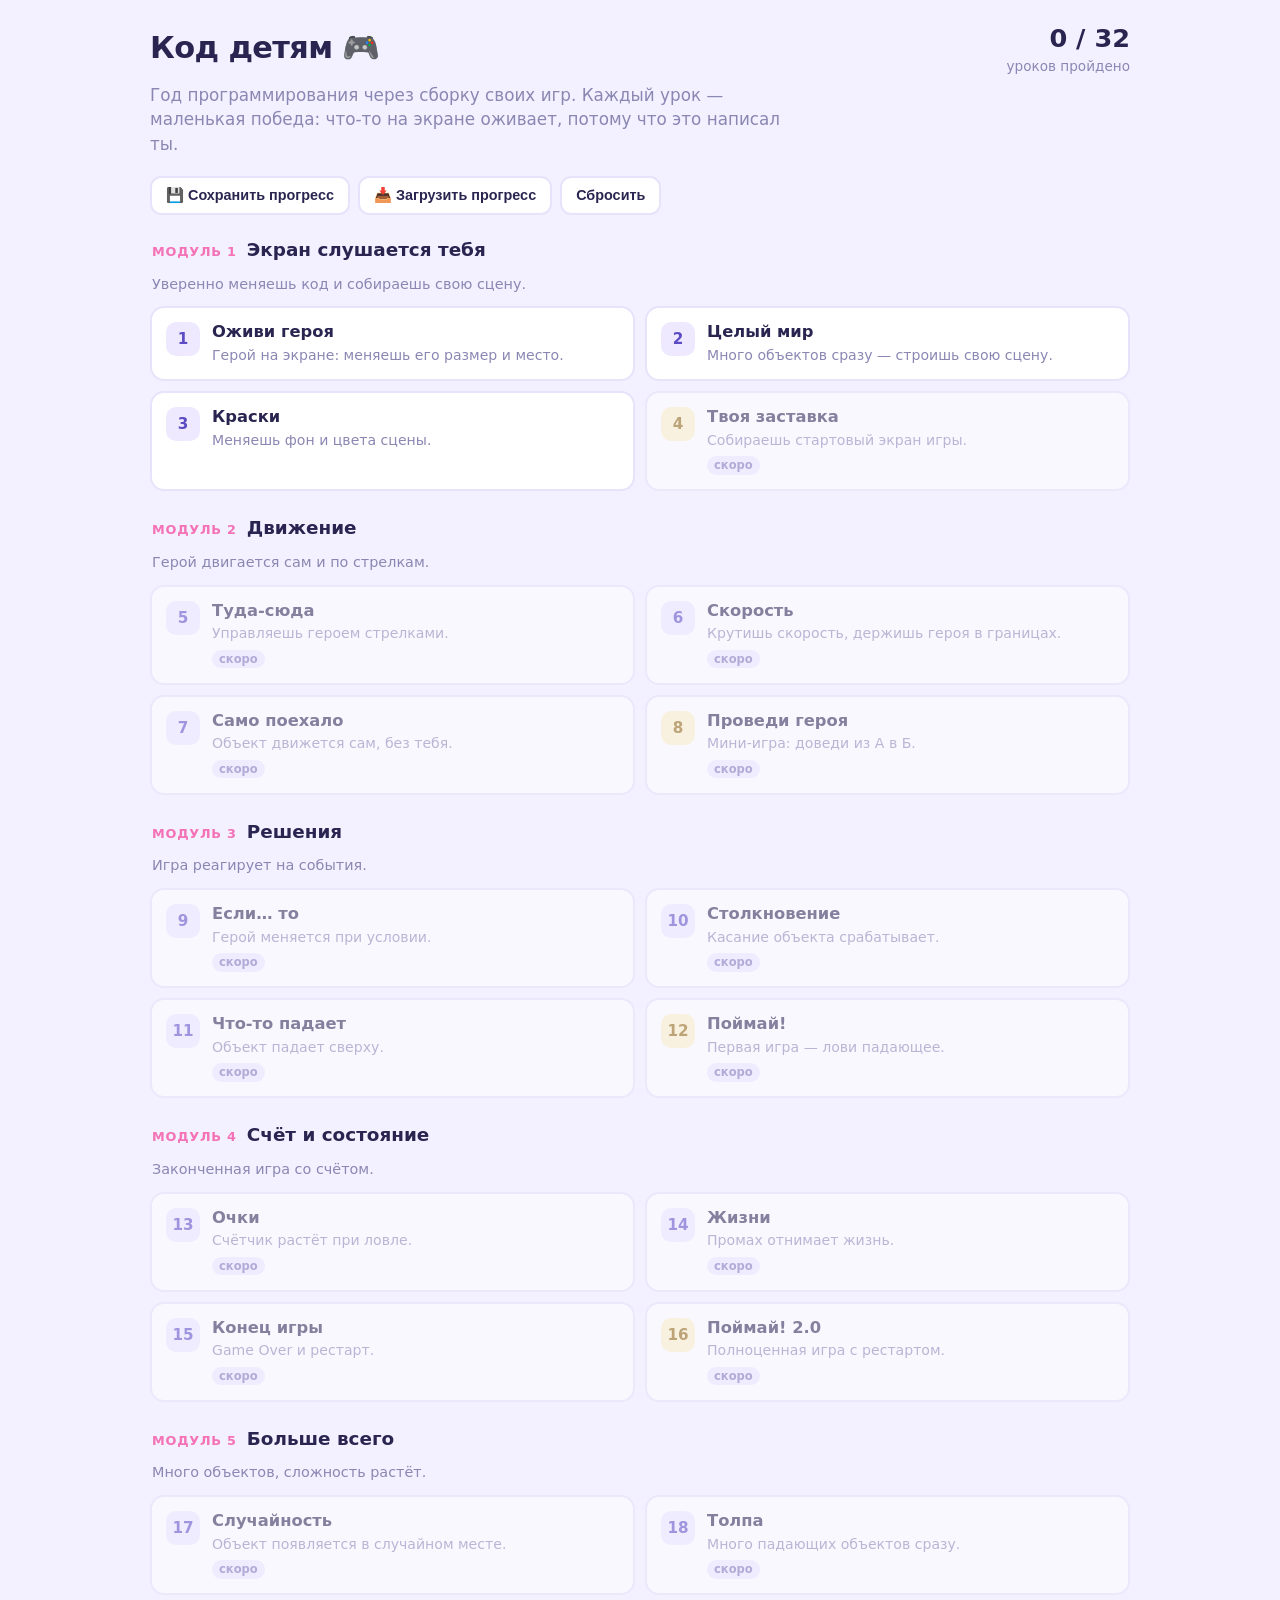
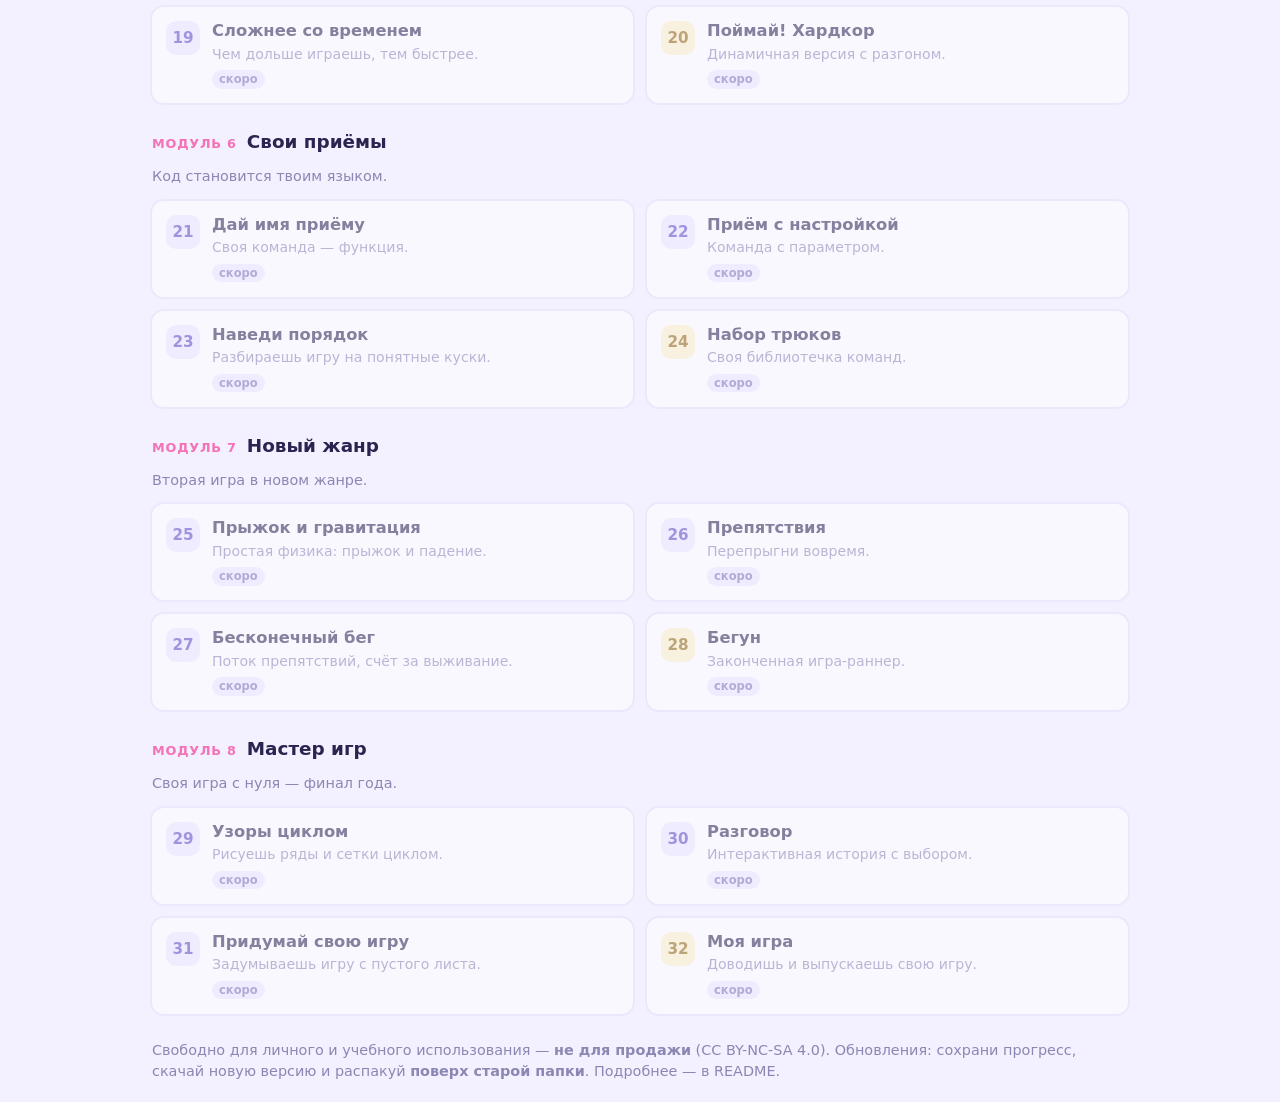
<file: index.html>
<!DOCTYPE html>
<html lang="ru">
<head>
<meta charset="UTF-8">
<meta name="viewport" content="width=device-width, initial-scale=1.0">
<title>Код детям — учимся программировать, делая игры</title>
<link rel="stylesheet" href="shared/styles.css">
</head>
<body>
<div class="обёртка">

  <div class="баннер" id="баннер">
    <b>Вышло обновление курса!</b>
    <span id="баннер-текст"></span>
    <a id="баннер-ссылка" href="#" target="_blank" rel="noopener">Скачать новую версию</a>
  </div>

  <div class="шапка-гл">
    <div>
      <h1 class="лого">Код детям 🎮</h1>
    </div>
    <div class="сводка">
      <div class="бол"><span id="сделано">0</span> / <span id="всего">0</span></div>
      <div class="мел">уроков пройдено</div>
    </div>
  </div>
  <p class="подзаголовок">Год программирования через сборку своих игр. Каждый урок — маленькая победа: что-то на экране оживает, потому что это написал ты.</p>

  <div class="панель-прогресса">
    <button id="сохранить">💾 Сохранить прогресс</button>
    <button id="загрузить">📥 Загрузить прогресс</button>
    <button id="сбросить" class="опасно">Сбросить</button>
    <input type="file" id="файл-прогресса" accept="application/json,.json" hidden>
  </div>

  <div id="программа"></div>

  <footer>
    Свободно для личного и учебного использования — <b>не для продажи</b> (CC BY-NC-SA 4.0).
    Обновления: сохрани прогресс, скачай новую версию и распакуй <b>поверх старой папки</b>. Подробнее — в README.
  </footer>
</div>

<script src="shared/curriculum.js"></script>
<script>
(function () {
  "use strict";
  var КЛЮЧ = "kod-detyam:progress";
  function прогресс() { try { return JSON.parse(localStorage.getItem(КЛЮЧ) || "{}"); } catch (e) { return {}; } }
  function сохранить(p) { try { localStorage.setItem(КЛЮЧ, JSON.stringify(p)); } catch (e) {} }

  var программа = document.getElementById("программа");

  function отрисовать() {
    var p = прогресс();
    var сделано = 0, всего = 0;
    var html = "";
    КУРС.модули.forEach(function (м, mi) {
      html += '<div class="модуль">';
      html += '<div class="модуль-шапка"><span class="модуль-номер">МОДУЛЬ ' + (mi + 1) + '</span><h2 class="модуль-название">' + м.название + '</h2></div>';
      html += '<p class="модуль-итог">' + м.итог + '</p>';
      html += '<div class="уроки">';
      м.уроки.forEach(function (u) {
        всего++;
        var сделан = p[u.номер] && p[u.номер].готов;
        if (сделан) сделано++;
        var классы = "карточка" + (сделан ? " сделан" : "") + (u.проект ? " проект" : "") + (u.готов ? "" : " скоро");
        var значок = сделан ? "✓" : String(u.номер);
        var метка = "";
        if (сделан) метка = '<span class="метка готово-м">пройдено</span>';
        else if (!u.готов) метка = '<span class="метка скоро-м">скоро</span>';
        else if (u.проект) метка = '<span class="метка проект-м">🎯 проект</span>';
        var внутри =
          '<div class="значок-урока">' + значок + '</div>' +
          '<div><div class="урок-название">' + u.название + '</div>' +
          '<div class="урок-цель">' + u.цель + '</div>' + метка + '</div>';
        if (u.готов) html += '<a class="' + классы + '" href="lessons/' + u.файл + '">' + внутри + '</a>';
        else html += '<div class="' + классы + '">' + внутри + '</div>';
      });
      html += '</div></div>';
    });
    программа.innerHTML = html;
    document.getElementById("сделано").textContent = сделано;
    document.getElementById("всего").textContent = всего;
  }
  отрисовать();

  // --- экспорт / импорт / сброс прогресса ---
  document.getElementById("сохранить").addEventListener("click", function () {
    var данные = { тип: "kod-detyam-progress", версия: КУРС.версия, прогресс: прогресс() };
    var blob = new Blob([JSON.stringify(данные, null, 2)], { type: "application/json" });
    var a = document.createElement("a");
    a.href = URL.createObjectURL(blob); a.download = "progress.json"; a.click();
    setTimeout(function () { URL.revokeObjectURL(a.href); }, 1000);
  });
  document.getElementById("загрузить").addEventListener("click", function () { document.getElementById("файл-прогресса").click(); });
  document.getElementById("файл-прогресса").addEventListener("change", function (e) {
    var f = e.target.files[0]; if (!f) return;
    var r = new FileReader();
    r.onload = function () {
      try {
        var d = JSON.parse(r.result);
        var вх = d && d.прогресс ? d.прогресс : d;
        var cur = прогресс();
        Object.keys(вх).forEach(function (k) { if (вх[k] && вх[k].готов) cur[k] = вх[k]; });
        сохранить(cur); отрисовать();
        alert("Прогресс загружен ✅");
      } catch (err) { alert("Не получилось прочитать файл прогресса."); }
    };
    r.readAsText(f);
    e.target.value = "";
  });
  document.getElementById("сбросить").addEventListener("click", function () {
    if (confirm("Сбросить весь прогресс? Это нельзя отменить.\nСовет: сначала нажми «Сохранить прогресс».")) {
      localStorage.removeItem(КЛЮЧ); отрисовать();
    }
  });

  // --- проверка обновлений (если есть интернет; офлайн — молча) ---
  function больше(a, b) {
    var x = String(a).split("."), y = String(b).split(".");
    for (var i = 0; i < Math.max(x.length, y.length); i++) {
      var d = (parseInt(x[i], 10) || 0) - (parseInt(y[i], 10) || 0);
      if (d !== 0) return d > 0;
    }
    return false;
  }
  try {
    fetch(КУРС.проверкаОбновлений, { cache: "no-store" })
      .then(function (r) { return r.ok ? r.json() : null; })
      .then(function (v) {
        if (v && v.version && больше(v.version, КУРС.версия)) {
          document.getElementById("баннер-текст").textContent = "Версия " + v.version + " (у тебя " + КУРС.версия + ").";
          document.getElementById("баннер-ссылка").href = КУРС.архив;
          document.getElementById("баннер").classList.add("видна");
        }
      })
      .catch(function () {});
  } catch (e) {}
})();
</script>
</body>
</html>
</file>
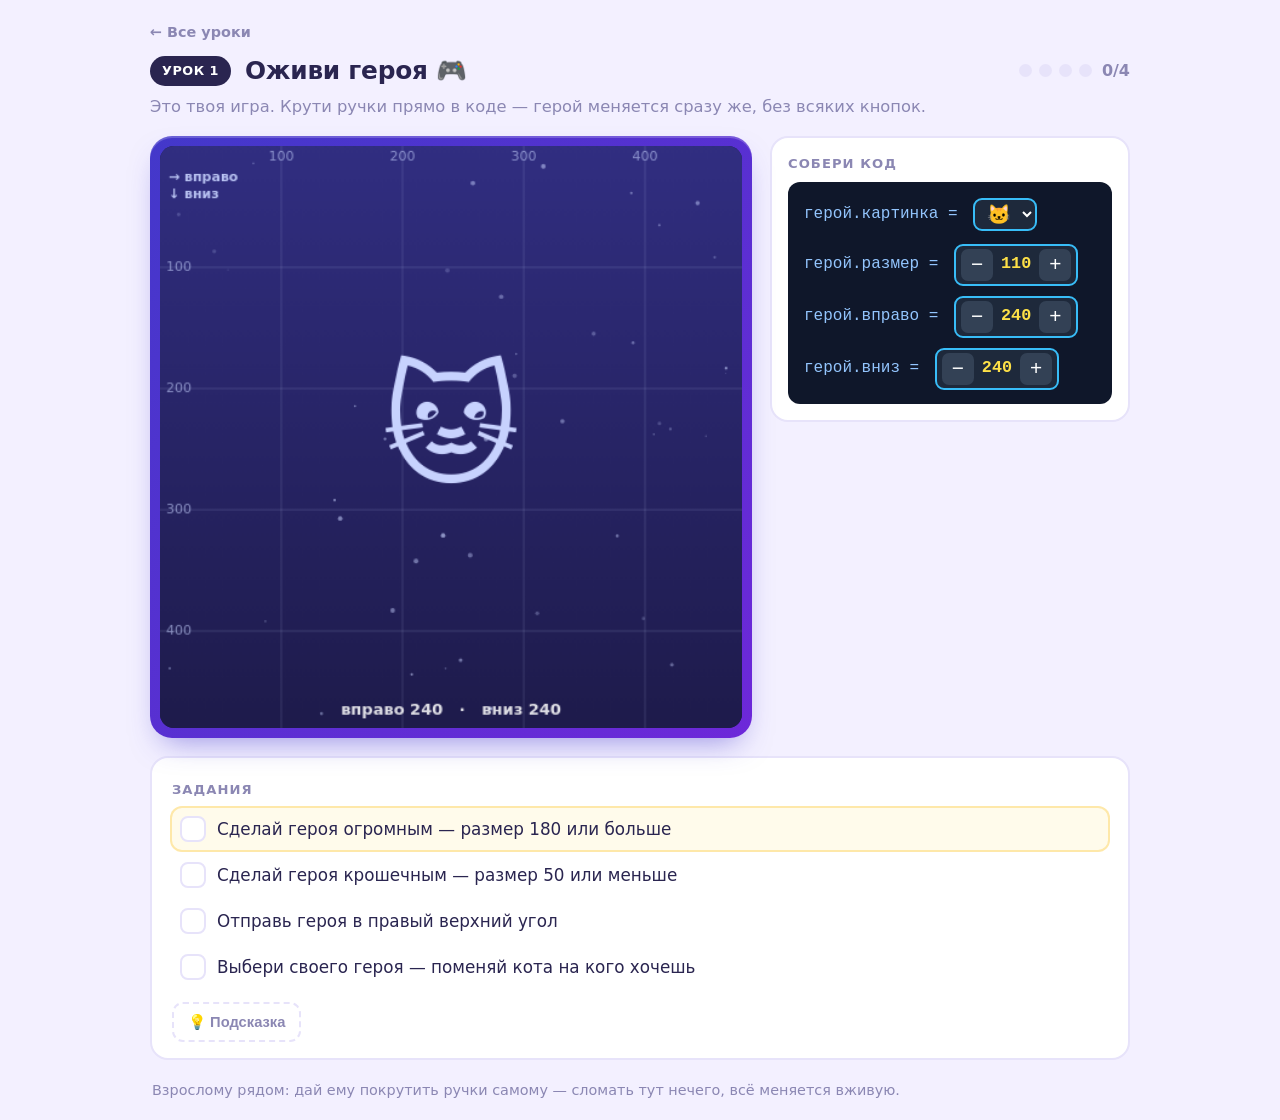
<file: lessons/01-ozhivi-geroya.html>
<!DOCTYPE html>
<html lang="ru">
<head>
<meta charset="UTF-8">
<meta name="viewport" content="width=device-width, initial-scale=1.0">
<title>Урок 1 · Оживи героя</title>
<link rel="stylesheet" href="../shared/styles.css">
</head>
<body>
<div id="урок"></div>

<script src="../shared/curriculum.js"></script>
<script src="../shared/engine.js"></script>
<script src="../shared/lesson.js"></script>
<script>
Урок.создать({
  номер: 1,
  значок: "🎮",
  интро: 'Это твоя игра. Крути ручки прямо в коде — герой меняется сразу же, без всяких кнопок.',
  сцена: { фон: "космос", линейка: "светлая" },
  строкиКода: [
    { текст: 'герой.картинка = ',
      слот: { ключ: "картинка", вид: "выбор", старт: "🐱",
              опции: ["🐱","🐶","🐉","🦖","🚀","⭐","🍎","🐠","🤖","👾","🐢","🦄"] } },
    { текст: 'герой.размер = ',
      слот: { ключ: "размер", вид: "число", старт: 110, мин: 20, макс: 300, шаг: 10 } },
    { текст: 'герой.вправо = ',
      слот: { ключ: "вправо", вид: "число", старт: 240, мин: 0, макс: 480, шаг: 10 } },
    { текст: 'герой.вниз = ',
      слот: { ключ: "вниз", вид: "число", старт: 240, мин: 0, макс: 480, шаг: 10 } }
  ],
  применить: function (мир, дв, з) {
    var г = { картинка: з.картинка, вправо: з.вправо, вниз: з.вниз, размер: з.размер };
    мир.очистить(); мир.добавить(г);
    return { герой: г };
  },
  читалка: function (а) {
    return "вправо " + Math.round(а.герой.вправо) + "   ·   вниз " + Math.round(а.герой.вниз);
  },
  задания: [
    { текст: "Сделай героя огромным — размер 180 или больше",
      подсказка: "Жми + у строки «размер», пока не станет 180 или больше.",
      проверка: function (м, а) { return Number(а.герой.размер) >= 180; } },
    { текст: "Сделай героя крошечным — размер 50 или меньше",
      подсказка: "Теперь жми − у «размера» до 50 или меньше.",
      проверка: function (м, а) { return Number(а.герой.размер) <= 50; } },
    { текст: "Отправь героя в правый верхний угол",
      подсказка: "«вправо» крути побольше (ближе к 480), «вниз» — поменьше (ближе к 0).",
      проверка: function (м, а) { return Number(а.герой.вправо) >= 330 && Number(а.герой.вниз) <= 150; } },
    { текст: "Выбери своего героя — поменяй кота на кого хочешь",
      подсказка: "Открой список у строки «картинка» и выбери дракона, ракету — кого хочешь!",
      проверка: function (м, а) { var v = String(а.герой.картинка).trim(); return v !== "🐱" && v !== ""; } }
  ],
  победа: {
    текст: "Ты запрограммировал своего первого героя.",
    подпись: "Дальше — герой начнёт двигаться сам."
  },
  футер: "Взрослому рядом: дай ему покрутить ручки самому — сломать тут нечего, всё меняется вживую."
});
</script>
</body>
</html>
</file>
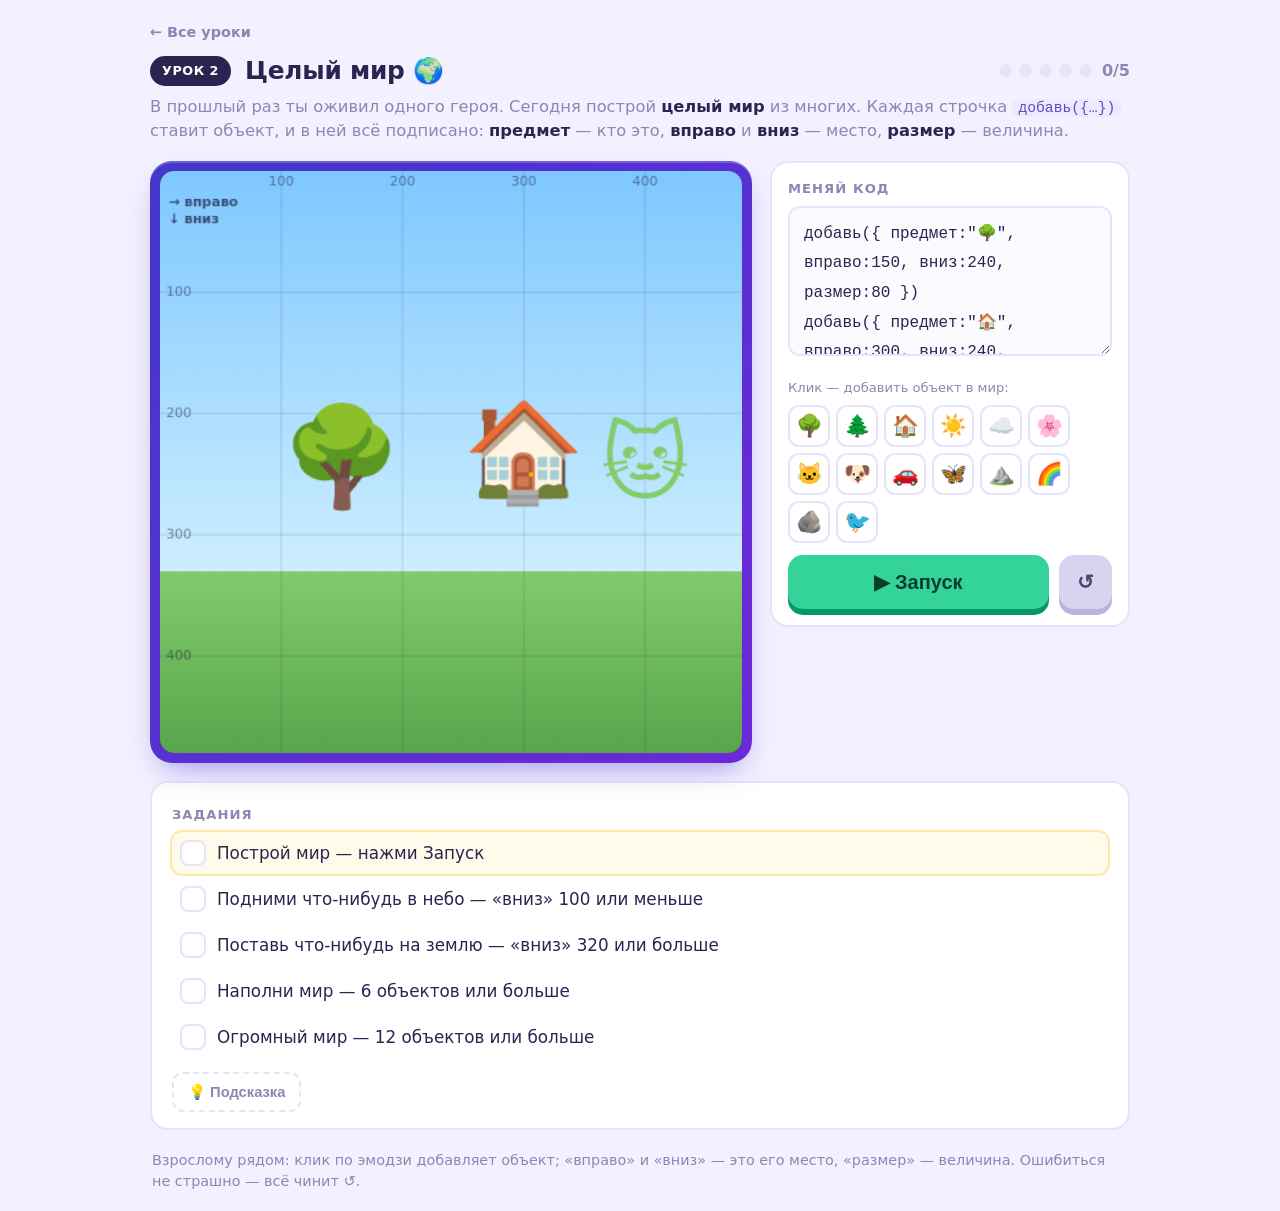
<file: lessons/02-tselyy-mir.html>
<!DOCTYPE html>
<html lang="ru">
<head>
<meta charset="UTF-8">
<meta name="viewport" content="width=device-width, initial-scale=1.0">
<title>Урок 2 · Целый мир</title>
<link rel="stylesheet" href="../shared/styles.css">
</head>
<body>
<div id="урок"></div>

<script src="../shared/curriculum.js"></script>
<script src="../shared/engine.js"></script>
<script src="../shared/lesson.js"></script>
<script>
Урок.создать({
  номер: 2,
  значок: "🌍",
  интро: 'В прошлый раз ты оживил одного героя. Сегодня построй <b>целый мир</b> из многих. Каждая строчка <code>добавь({…})</code> ставит объект, и в ней всё подписано: <b>предмет</b> — кто это, <b>вправо</b> и <b>вниз</b> — место, <b>размер</b> — величина.',
  сцена: { фон: "мир", линейка: "тёмная" },
  стартовыйКод:
    'добавь({ предмет:"🌳", вправо:150, вниз:240, размер:80 })\n' +
    'добавь({ предмет:"🏠", вправо:300, вниз:240, размер:80 })\n' +
    'добавь({ предмет:"🐱", вправо:400, вниз:250, размер:70 })',
  сборка: function (мир) {
    мир.очистить();
    function добавь(н) {
      н = н || {};
      мир.добавить({
        картинка: String(н.предмет !== undefined ? н.предмет : "❓"),
        вправо: Number(н.вправо) || 0,
        вниз: Number(н.вниз) || 0,
        размер: Math.max(6, Number(н.размер) || 40)
      });
    }
    return { добавь: добавь };
  },
  палитра: {
    подпись: "Клик — добавить объект в мир:",
    эмодзи: ["🌳","🌲","🏠","☀️","☁️","🌸","🐱","🐶","🚗","🦋","⛰️","🌈","🪨","🐦"],
    вставить: function (e, код) {
      var в = Math.round(40 + Math.random() * 400);
      var н = Math.round(70 + Math.random() * 300);
      var s = Math.round(50 + Math.random() * 30);
      var строка = 'добавь({ предмет:"' + e + '", вправо:' + в + ', вниз:' + н + ', размер:' + s + ' })';
      return (код.trim().length ? код.replace(/\s*$/, "") + "\n" : "") + строка;
    }
  },
  задания: [
    { текст: "Построй мир — нажми Запуск",
      подсказка: "Жми зелёную ▶ Запуск — увидишь свои объекты на экране.",
      проверка: function (м, а) { return true; } },
    { текст: "Подними что-нибудь в небо — «вниз» 100 или меньше",
      подсказка: "«вниз» — это высота. Маленькое = вверху (небо). Поставь вниз:60 (годится любое 100 и меньше).",
      проверка: function (м, а) { return м.объекты.some(function (o) { return o.вниз <= 100; }); } },
    { текст: "Поставь что-нибудь на землю — «вниз» 320 или больше",
      подсказка: "Большое «вниз» = внизу (земля). Поставь вниз:350 (годится любое 320 и больше).",
      проверка: function (м, а) { return м.объекты.some(function (o) { return o.вниз >= 320; }); } },
    { текст: "Наполни мир — 6 объектов или больше",
      подсказка: "Кликай по эмодзи снизу — каждый клик добавляет объект. Или скопируй строчку добавь({…}).",
      проверка: function (м, а) { return м.объекты.length >= 6; } },
    { текст: "Огромный мир — 12 объектов или больше",
      подсказка: "Ещё! Накликай или накопируй объектов, пока их не станет 12.",
      проверка: function (м, а) { return м.объекты.length >= 12; } }
  ],
  победа: {
    текст: function (м, а) { return "Ты построил целый мир из " + м.объекты.length + " объектов."; },
    подпись: "Дальше — раскрасишь его в свои цвета."
  },
  футер: "Взрослому рядом: клик по эмодзи добавляет объект; «вправо» и «вниз» — это его место, «размер» — величина. Ошибиться не страшно — всё чинит ↺."
});
</script>
</body>
</html>
</file>
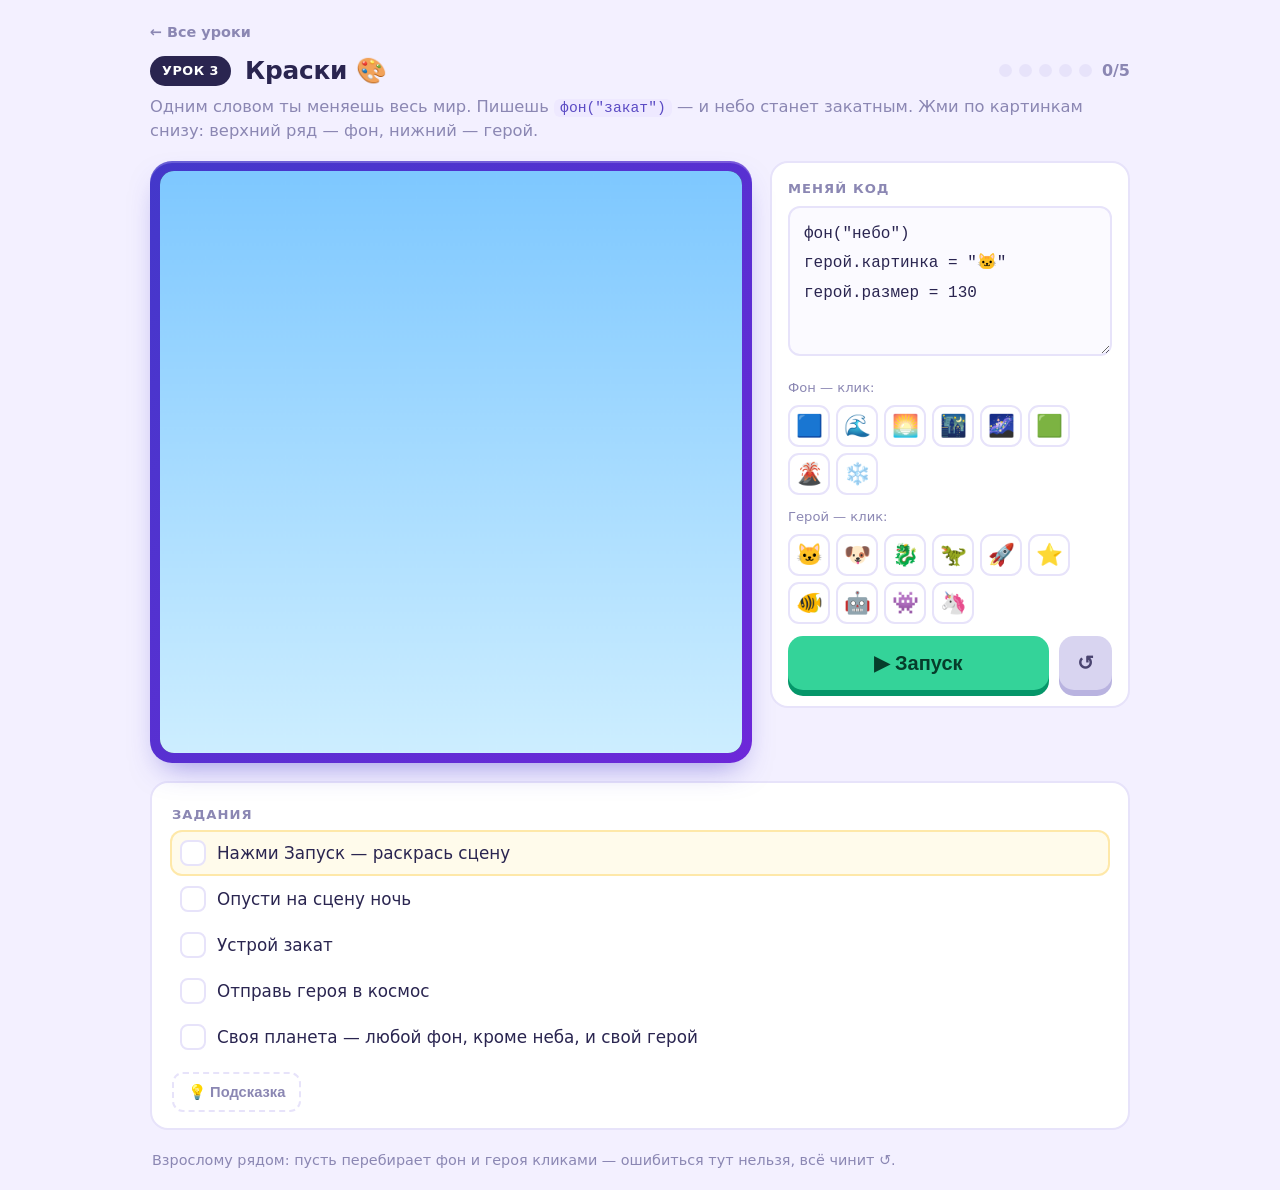
<file: lessons/03-kraski.html>
<!DOCTYPE html>
<html lang="ru">
<head>
<meta charset="UTF-8">
<meta name="viewport" content="width=device-width, initial-scale=1.0">
<title>Урок 3 · Краски</title>
<link rel="stylesheet" href="../shared/styles.css">
</head>
<body>
<div id="урок"></div>

<script src="../shared/curriculum.js"></script>
<script src="../shared/engine.js"></script>
<script src="../shared/lesson.js"></script>
<script>
Урок.создать({
  номер: 3,
  значок: "🎨",
  интро: 'Одним словом ты меняешь весь мир. Пишешь <code>фон("закат")</code> — и небо станет закатным. Жми по картинкам снизу: верхний ряд — фон, нижний — герой.',
  сцена: { фон: "свой" },
  стартовыйКод: 'фон("небо")\nгерой.картинка = "🐱"\nгерой.размер = 130',
  сборка: function (мир, дв) {
    var ПРЕСЕТЫ = {
      небо:   { верх: "#7EC8FF", низ: "#CDEEFF" },
      море:   { верх: "#2E9BD6", низ: "#0B4D8C" },
      закат:  { верх: "#FF9E7D", низ: "#FFC46E" },
      ночь:   { верх: "#10204F", низ: "#05070F" },
      космос: { верх: "#3B2E7E", низ: "#0B1026" },
      трава:  { верх: "#A7E070", низ: "#4E9A44" },
      лава:   { верх: "#FF6A3C", низ: "#8E1A12" },
      снег:   { верх: "#EAF6FF", низ: "#BEE0F2" }
    };
    var состояние = { фон: null };
    var герой = { картинка: "🐱", вправо: 240, вниз: 250, размер: 130 };
    мир.очистить(); мир.добавить(герой);
    дв.установитьФон(ПРЕСЕТЫ.небо.верх, ПРЕСЕТЫ.небо.низ);
    function фон(имя) {
      var p = ПРЕСЕТЫ[имя];
      if (p) { состояние.фон = имя; дв.установитьФон(p.верх, p.низ); }
    }
    return { фон: фон, герой: герой, __сост: состояние };
  },
  палитры: [
    { подпись: "Фон — клик:",
      эмодзи: ["🟦","🌊","🌅","🌃","🌌","🟩","🌋","❄️"],
      вставить: function (e, код) {
        var карта = { "🟦":"небо","🌊":"море","🌅":"закат","🌃":"ночь","🌌":"космос","🟩":"трава","🌋":"лава","❄️":"снег" };
        var имя = карта[e] || "небо";
        var L = код.split("\n");
        for (var i = 0; i < L.length; i++) {
          if (L[i].indexOf("фон(") >= 0) { L[i] = 'фон("' + имя + '")'; return L.join("\n"); }
        }
        L.unshift('фон("' + имя + '")'); return L.join("\n");
      } },
    { подпись: "Герой — клик:",
      эмодзи: ["🐱","🐶","🐉","🦖","🚀","⭐","🐠","🤖","👾","🦄"],
      вставить: function (e, код) {
        var L = код.split("\n");
        for (var i = 0; i < L.length; i++) {
          if (L[i].indexOf("герой.картинка") >= 0) { L[i] = 'герой.картинка = "' + e + '"'; return L.join("\n"); }
        }
        L.push('герой.картинка = "' + e + '"'); return L.join("\n");
      } }
  ],
  задания: [
    { текст: "Нажми Запуск — раскрась сцену",
      подсказка: "Жми зелёную ▶ Запуск.",
      проверка: function (м, а) { return true; } },
    { текст: "Опусти на сцену ночь",
      подсказка: "Нажми 🌃 в ряду «Фон» — или в коде напиши фон(\"ночь\").",
      проверка: function (м, а) { return а.__сост.фон === "ночь"; } },
    { текст: "Устрой закат",
      подсказка: "Нажми 🌅 в ряду «Фон» — или фон(\"закат\").",
      проверка: function (м, а) { return а.__сост.фон === "закат"; } },
    { текст: "Отправь героя в космос",
      подсказка: "Нажми 🌌 в ряду «Фон» — или фон(\"космос\").",
      проверка: function (м, а) { return а.__сост.фон === "космос"; } },
    { текст: "Своя планета — любой фон, кроме неба, и свой герой",
      подсказка: "Выбери любой цвет (не небо), а в ряду «Герой» нажми дракона, ракету — кого хочешь.",
      проверка: function (м, а) {
        return !!а.__сост.фон && а.__сост.фон !== "небо" && String(а.герой.картинка).trim() !== "🐱";
      } }
  ],
  победа: {
    текст: "Ты раскрасил свой мир и населил его.",
    подпись: "Дальше — соберёшь стартовую заставку своей игры."
  },
  футер: "Взрослому рядом: пусть перебирает фон и героя кликами — ошибиться тут нельзя, всё чинит ↺."
});
</script>
</body>
</html>
</file>
<file: shared/styles.css>
:root{
  --bg:#F3F0FF; --screen-2:#1E1B4B;
  --go:#34D399; --go-dark:#059669; --accent:#FBBF24; --pink:#F472B6;
  --ink:#2A2550; --muted:#8B87B3; --reset:#D8D4F0; --reset-dark:#B9B3E0;
  --card:#FFFFFF; --line:#E7E3FA;
}
*{box-sizing:border-box}
html,body{margin:0}
body{background:var(--bg);color:var(--ink);font-family:system-ui,"Segoe UI",Roboto,sans-serif;-webkit-font-smoothing:antialiased;padding:20px;line-height:1.45}
.обёртка{max-width:980px;margin:0 auto}
a{color:inherit}

/* ---- шапка урока ---- */
.назад{display:inline-block;color:var(--muted);text-decoration:none;font-weight:700;font-size:.9rem;margin-bottom:10px}
.назад:hover{color:var(--ink)}
header{display:flex;align-items:center;gap:14px;flex-wrap:wrap;margin-bottom:6px}
.бейдж{background:var(--ink);color:#fff;font-weight:800;font-size:.8rem;padding:6px 12px;border-radius:999px;letter-spacing:.04em}
h1{font-size:1.55rem;font-weight:800;margin:0;letter-spacing:-.01em}
h1 .эмо{font-weight:400}
.прогресс{margin-left:auto;display:flex;align-items:center;gap:10px}
.точки{display:flex;gap:7px}
.точка{width:13px;height:13px;border-radius:50%;background:var(--line);transition:.25s}
.точка.вкл{background:var(--accent);box-shadow:0 0 0 3px #FBBF2433}
.счёт{font-weight:800;color:var(--muted);font-variant-numeric:tabular-nums}
.интро{color:var(--muted);margin:.3rem 0 18px;font-size:1.02rem}
.интро code{background:#EEE9FF;color:#5B4BC4;padding:1px 6px;border-radius:6px;font-size:.9em}
.интро b{color:var(--ink)}

/* ---- рабочая область урока ---- */
.сетка{display:grid;grid-template-columns:1fr 360px;gap:18px;align-items:start}
@media (max-width:760px){.сетка{grid-template-columns:1fr}}
.рамка{position:relative;border-radius:22px;padding:10px;background:linear-gradient(135deg,#4338CA,#6D28D9);box-shadow:0 14px 30px -12px #4338CA88, inset 0 2px 0 #ffffff33}
canvas{display:block;width:100%;height:auto;aspect-ratio:1;border-radius:14px;background:var(--screen-2)}

.оверлей{position:absolute;inset:10px;border-radius:14px;background:#1E1B4BE6;backdrop-filter:blur(2px);display:none;flex-direction:column;align-items:center;justify-content:center;text-align:center;color:#fff;padding:24px;gap:6px}
.оверлей.видна{display:flex;animation:вплыв .3s ease}
.оверлей .бум{font-size:3.4rem;line-height:1}
.оверлей h2{margin:.2rem 0;font-size:1.5rem}
.оверлей p{margin:0;color:#C7D2FE}
.оверлей .далее{margin-top:4px;font-size:.85rem;color:#A5B4FC}
.оверлей-кнопки{margin-top:14px;display:flex;gap:10px;flex-wrap:wrap;justify-content:center}
.дальше{background:var(--go);color:#063D2B;border:none;font-weight:800;font-size:1rem;padding:12px 18px;border-radius:14px;cursor:pointer;text-decoration:none;box-shadow:0 5px 0 var(--go-dark)}
.дальше:active{transform:translateY(3px);box-shadow:0 2px 0 var(--go-dark)}
.ещё{background:var(--accent);color:#5B3D00;border:none;font-weight:800;font-size:1rem;padding:12px 18px;border-radius:14px;cursor:pointer;box-shadow:0 5px 0 #C98A00}
.ещё:active{transform:translateY(3px);box-shadow:0 2px 0 #C98A00}

.панель{background:var(--card);border:2px solid var(--line);border-radius:18px;padding:16px}
.панель h3{margin:0 0 8px;font-size:.82rem;text-transform:uppercase;letter-spacing:.08em;color:var(--muted)}
textarea{width:100%;border:2px solid var(--line);border-radius:12px;padding:12px 14px;font-family:"Cascadia Code","SF Mono",Consolas,"Roboto Mono",monospace;font-size:1rem;line-height:1.85;color:var(--ink);background:#FBFAFF;resize:vertical;min-height:150px;tab-size:2}
textarea:focus{outline:none;border-color:var(--pink);box-shadow:0 0 0 4px #F472B633}
.палитра-подпись{font-size:.82rem;color:var(--muted);margin:6px 0 2px}
.палитры{display:flex;flex-direction:column;gap:4px;margin:10px 0}
.палитра{display:flex;flex-wrap:wrap;gap:6px;margin:2px 0}
.палитра button{font-size:1.35rem;width:42px;height:42px;border:2px solid var(--line);background:#fff;border-radius:11px;cursor:pointer;line-height:1;transition:.12s}
.палитра button:hover{border-color:var(--pink);transform:translateY(-2px)}
.кнопки{display:flex;gap:10px;align-items:stretch;margin-top:4px}
.go{flex:1;background:var(--go);color:#063D2B;font-weight:800;font-size:1.25rem;border:none;border-radius:15px;padding:15px;cursor:pointer;box-shadow:0 6px 0 var(--go-dark);transition:transform .05s,box-shadow .05s}
.go:active{transform:translateY(4px);box-shadow:0 2px 0 var(--go-dark)}
.сброс{background:var(--reset);color:#4A4470;font-weight:800;font-size:1.25rem;border:none;border-radius:15px;padding:15px 18px;cursor:pointer;box-shadow:0 6px 0 var(--reset-dark);transition:transform .05s,box-shadow .05s}
.сброс:active{transform:translateY(4px);box-shadow:0 2px 0 var(--reset-dark)}
.ошибка{margin-top:12px;background:#FFF1F2;color:#BE123C;border:2px solid #FECDD3;border-radius:11px;padding:10px 12px;font-weight:600;display:none}
.ошибка.видна{display:block;animation:тряс .35s}

.задания{margin-top:18px;background:var(--card);border:2px solid var(--line);border-radius:18px;padding:8px 18px 16px}
.задания h3{font-size:.82rem;text-transform:uppercase;letter-spacing:.08em;color:var(--muted);margin:14px 2px 6px}
.ряд{display:flex;align-items:flex-start;gap:11px;padding:10px;border-radius:12px;transition:.2s}
.ряд.следующий{background:#FFFBEB;box-shadow:inset 0 0 0 2px #FBBF2455}
.галка{width:26px;height:26px;flex:none;border-radius:8px;border:2px solid var(--line);display:grid;place-items:center;font-size:1rem;background:#fff;transition:.2s}
.ряд.готов .галка{background:var(--go);border-color:var(--go);color:#063D2B}
.ряд.готов .текст{color:var(--muted);text-decoration:line-through;text-decoration-color:#34D39988}
.текст{font-size:1.05rem;padding-top:1px}
.подсказать{margin:12px 2px 0;background:none;border:2px dashed var(--line);color:var(--muted);font-weight:700;font-size:.92rem;padding:9px 14px;border-radius:11px;cursor:pointer}
.подсказать:hover{border-color:var(--accent);color:var(--ink)}
.подсказка{margin-top:10px;background:#FFFBEB;border:2px solid #FDE68A;border-radius:11px;padding:11px 13px;color:#92670B;font-weight:600;display:none}
.подсказка.видна{display:block}
footer{margin:20px 2px 0;color:var(--muted);font-size:.9rem}

/* ---- главная страница ---- */
.шапка-гл{display:flex;align-items:center;gap:14px;flex-wrap:wrap;margin-bottom:6px}
.лого{font-size:1.9rem;font-weight:800;letter-spacing:-.02em;margin:0}
.подзаголовок{color:var(--muted);margin:.2rem 0 20px;font-size:1.05rem;max-width:640px}
.сводка{margin-left:auto;text-align:right}
.сводка .бол{font-size:1.6rem;font-weight:800;font-variant-numeric:tabular-nums}
.сводка .мел{color:var(--muted);font-size:.85rem}

.баннер{background:#ECFDF5;border:2px solid #6EE7B7;border-radius:14px;padding:12px 16px;margin-bottom:18px;display:none;align-items:center;gap:12px;flex-wrap:wrap}
.баннер.видна{display:flex}
.баннер a{background:var(--go);color:#063D2B;text-decoration:none;font-weight:800;padding:9px 14px;border-radius:11px;box-shadow:0 4px 0 var(--go-dark)}
.баннер b{color:#065F46}

.панель-прогресса{display:flex;gap:8px;flex-wrap:wrap;margin-bottom:22px}
.панель-прогресса button{border:2px solid var(--line);background:#fff;color:var(--ink);font-weight:700;font-size:.9rem;padding:9px 14px;border-radius:11px;cursor:pointer}
.панель-прогресса button:hover{border-color:var(--pink)}
.панель-прогресса .опасно:hover{border-color:#FCA5A5;color:#BE123C}

.модуль{margin-bottom:24px}
.модуль-шапка{display:flex;align-items:baseline;gap:10px;margin:0 2px 10px}
.модуль-номер{font-size:.8rem;font-weight:800;color:var(--pink);letter-spacing:.06em}
.модуль-название{font-size:1.15rem;font-weight:800;margin:0}
.модуль-итог{color:var(--muted);font-size:.9rem;margin:0 2px 12px}
.уроки{display:grid;grid-template-columns:repeat(2,1fr);gap:10px}
@media (max-width:640px){.уроки{grid-template-columns:1fr}}

.карточка{display:flex;align-items:flex-start;gap:12px;padding:14px;border:2px solid var(--line);border-radius:14px;background:var(--card);text-decoration:none;color:inherit;transition:.15s}
a.карточка:hover{border-color:var(--pink);transform:translateY(-2px);box-shadow:0 8px 20px -12px #6D28D966}
.карточка.скоро{opacity:.55;cursor:default}
.значок-урока{width:34px;height:34px;flex:none;border-radius:10px;display:grid;place-items:center;font-weight:800;font-size:.95rem;background:#EEE9FF;color:#5B4BC4}
.карточка.сделан .значок-урока{background:var(--go);color:#063D2B}
.карточка.проект .значок-урока{background:#FEF3C7;color:#92670B}
.урок-название{font-weight:700;font-size:1.02rem;line-height:1.25}
.урок-цель{color:var(--muted);font-size:.88rem;margin-top:2px}
.метка{display:inline-block;font-size:.72rem;font-weight:800;padding:1px 7px;border-radius:999px;margin-top:6px}
.метка.проект-м{background:#FEF3C7;color:#92670B}
.метка.скоро-м{background:#EEE9FF;color:#7C74B8}
.метка.готово-м{background:#D1FAE5;color:#065F46}

@keyframes вплыв{from{opacity:0;transform:scale(.92)}to{opacity:1;transform:scale(1)}}
@keyframes тряс{0%,100%{transform:translateX(0)}25%{transform:translateX(-5px)}75%{transform:translateX(5px)}}
@media (prefers-reduced-motion:reduce){*{animation:none!important;transition:none!important}}

/* Режим слотов: интерактивный код без свободного ввода */
.код-слоты{font-family:ui-monospace,"SF Mono",Menlo,Consolas,monospace;font-size:1rem;background:#0f172a;color:#e2e8f0;border-radius:12px;padding:14px 16px;display:flex;flex-direction:column;gap:10px}
.код-строка{display:flex;align-items:center;flex-wrap:wrap;gap:6px;min-height:38px}
.код-текст{color:#93c5fd;white-space:pre}
.слот-выбор{font-size:1.2rem;padding:3px 8px;border:2px solid #38bdf8;background:#1e293b;color:#fff;border-radius:9px;cursor:pointer}
.слот-выбор:hover{border-color:#7dd3fc}
.слот-число{display:inline-flex;align-items:center;gap:8px;background:#1e293b;border:2px solid #38bdf8;border-radius:9px;padding:3px 5px}
.слот-число .значение{min-width:3ch;text-align:center;color:#fde047;font-weight:700;font-size:1.05rem}
.слот-число .шаг{width:32px;height:32px;border:none;background:#334155;color:#fff;border-radius:7px;font-size:1.3rem;cursor:pointer;line-height:1;display:flex;align-items:center;justify-content:center}
.слот-число .шаг:hover{background:#38bdf8}
.слот-число .шаг:active{transform:scale(.92)}
</file>
